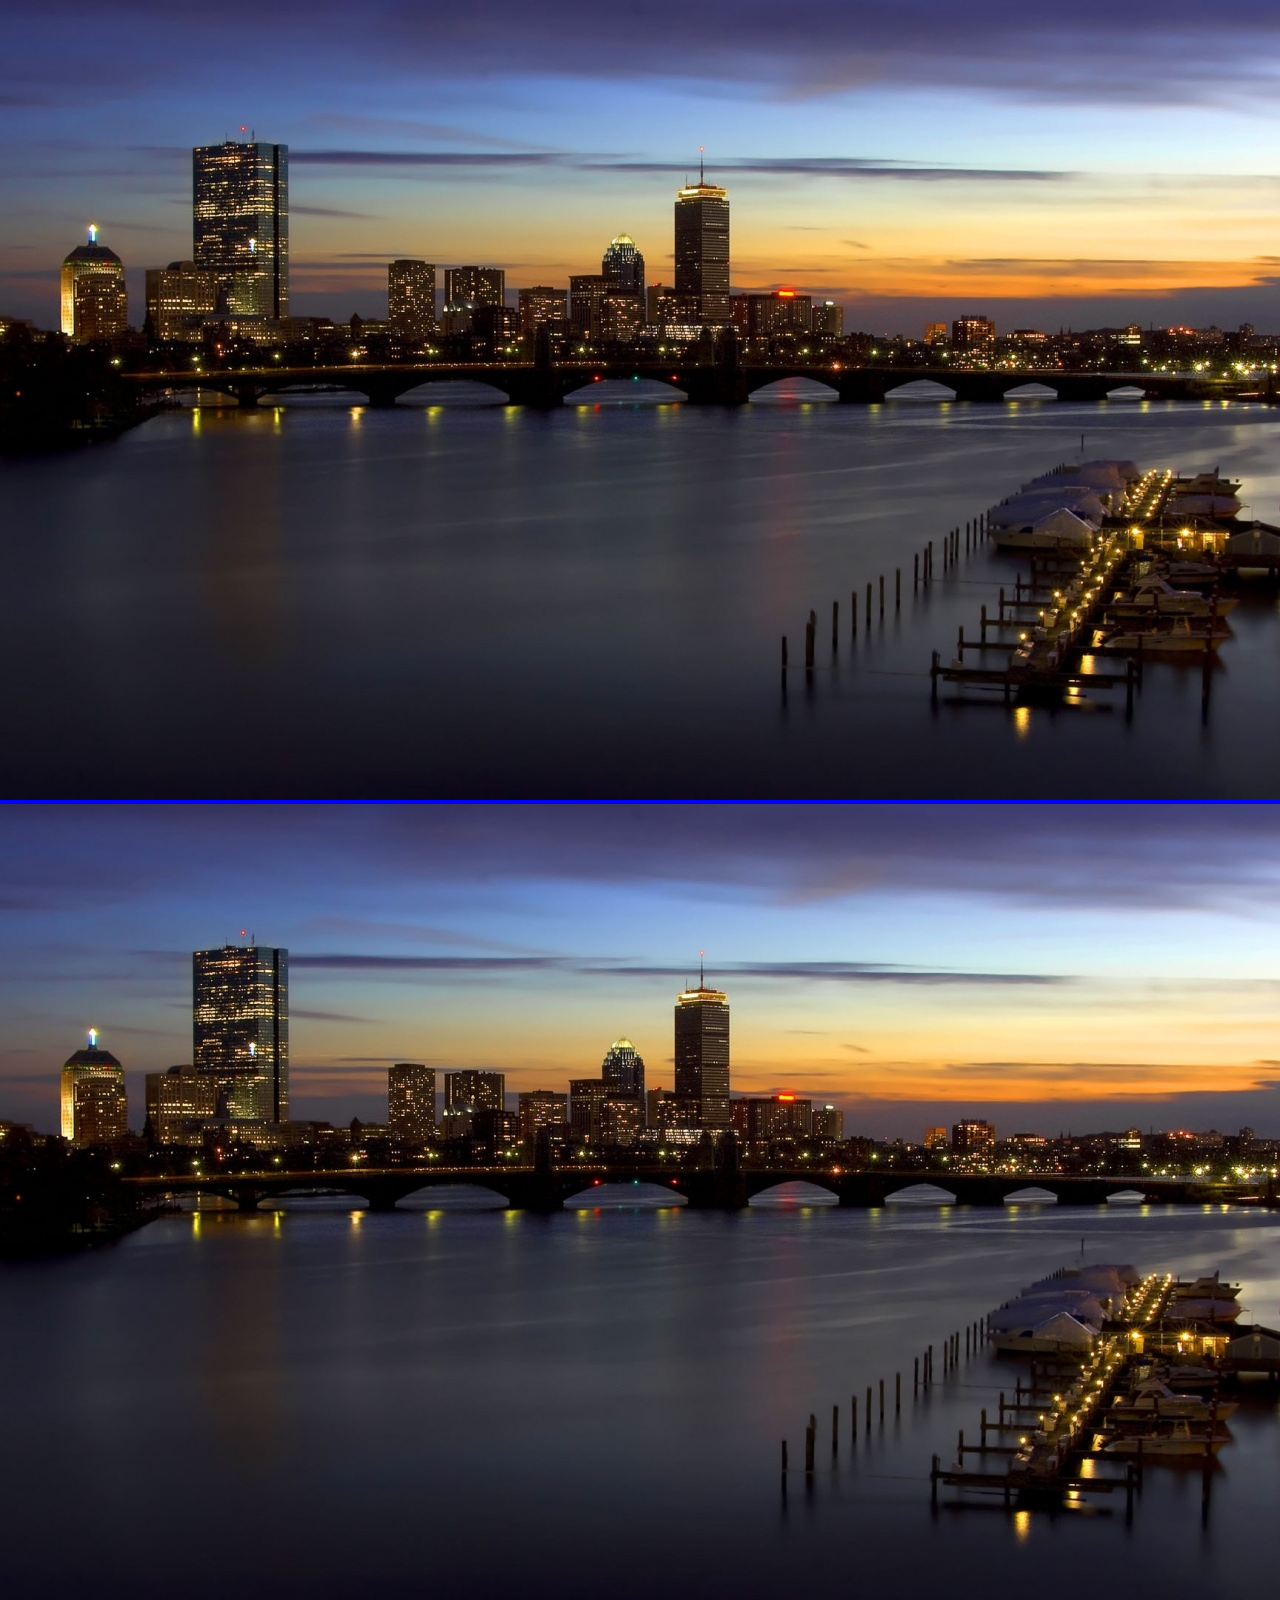
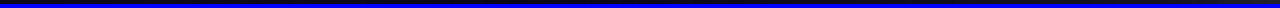
<file: CSS Layout Practice/index.html>
<!DOCTYPE html>

<!--Shell file with boiler-plate code -->

<html>
<head>
    <meta http-equiv="Content-type" content="text/html; charset=utf-8">
	<title>Canvas Shell 2-27-21</title> 
	<meta name="viewport" content="width=device-width, initial-scale=1"> 
	<link href="css/style.css" type="text/css" rel="stylesheet" />
    <link rel="preconnect" href="https://fonts.gstatic.com">
    <link href="https://fonts.googleapis.com/css2?family=Zen+Dots&display=swap" rel="stylesheet"> 
</head>

<body>
<div style="columns: 2">
    <img id="boston1" src = "./images/boston2.jpg">
    <img id="boston1" src = "./images/boston2.jpg">
</div>

<!--     <p>ndlqwdblqdw</p>
    <img id="boston1" src = "./images/boston2.jpg">
    <img id="boston2" src = "./images/boston2.jpg">

    <p>njwjjwjw</p>
    <script src="js/shellCanvas.js"></script> -->
</body>
</html>
</file>
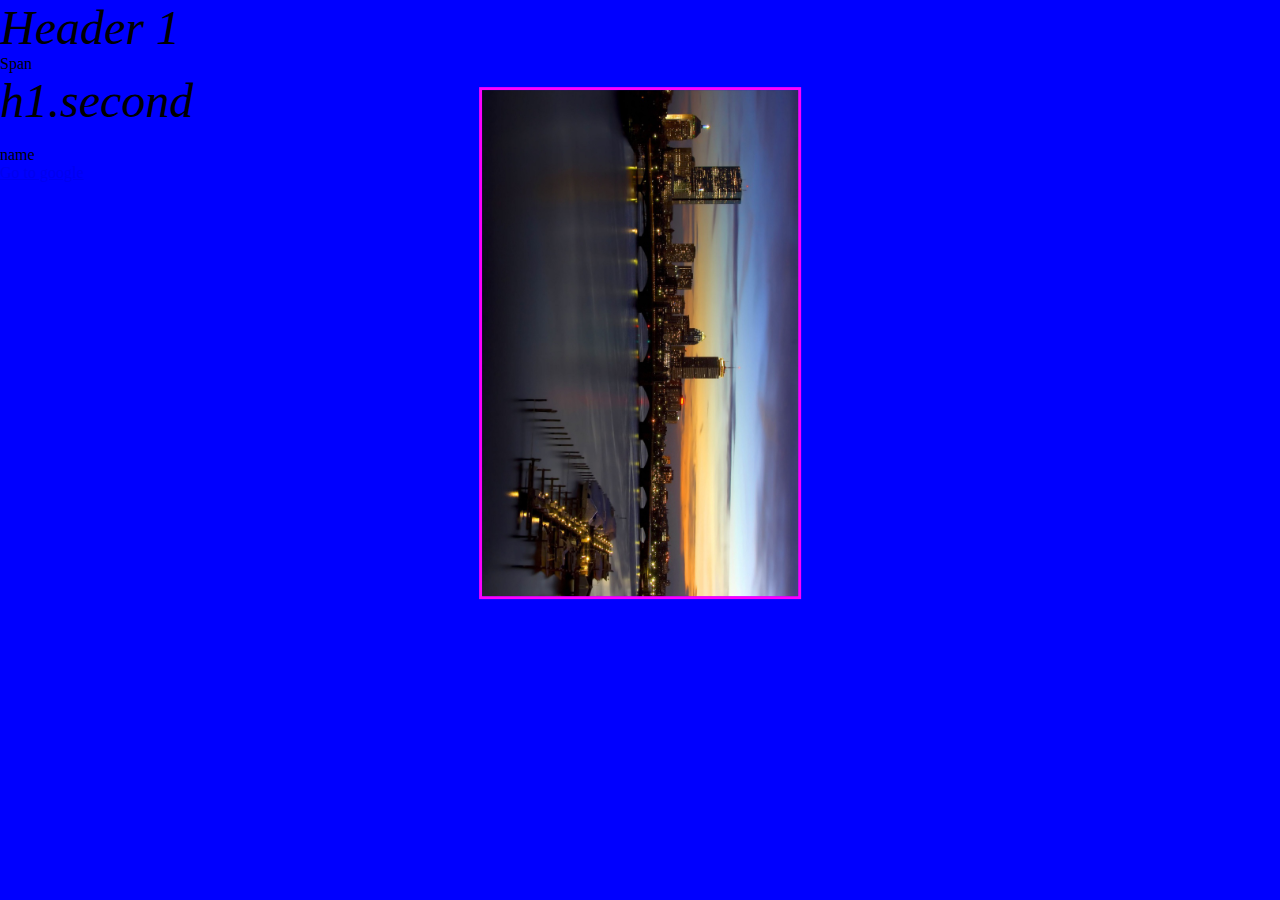
<file: CSS test/index.html>
<!DOCTYPE html>

<!--Shell file with boiler-plate code -->

<html>
<head>
    <meta http-equiv="Content-type" content="text/html; charset=utf-8">
	<title>Canvas Shell 2-27-21</title> 
	<meta name="viewport" content="width=device-width, initial-scale=1"> 
	<link href="css/style.css" type="text/css" rel="stylesheet" />
    <link rel="preconnect" href="https://fonts.gstatic.com">
    <link href="https://fonts.googleapis.com/css2?family=Zen+Dots&display=swap" rel="stylesheet"> 
</head>

<body>

    <h1>Header 1</h1>
    <span>Span</span>
    <br>
    <h1 class = "second">h1.second</h1>
    <br>
    <div id="name"> name</div>
    <a href="http://www.google.com" id="google-link">Go to google</a> 
    <br>
    <div id="image-container">
        <img id="boston" src = "./images/boston2.jpg">
    </div>

    <script src="js/shellCanvas.js"></script>
</body>
</html>
</file>
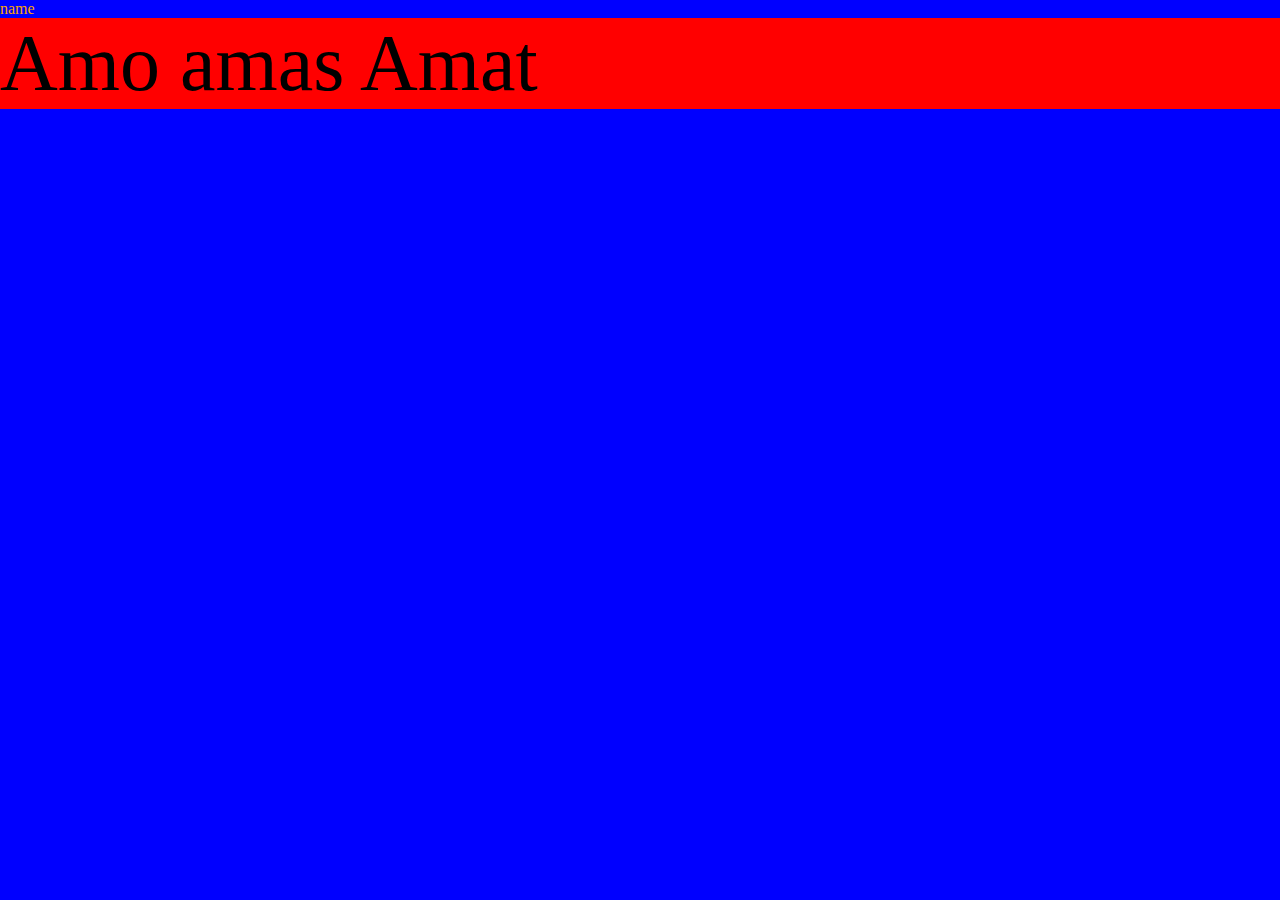
<file: CSS-JS Interaction/index.html>
<!DOCTYPE html>

<!--Shell file with boiler-plate code -->

<html>
<head>
    <meta http-equiv="Content-type" content="text/html; charset=utf-8">
	<title>Canvas Shell 2-27-21</title> 
	<meta name="viewport" content="width=device-width, initial-scale=1"> 
	<link href="css/style.css" type="text/css" rel="stylesheet" />
    <link rel="preconnect" href="https://fonts.gstatic.com">
    <link href="https://fonts.googleapis.com/css2?family=Zen+Dots&display=swap" rel="stylesheet"> 
</head>

<body>
    <div>name</div>
    <div>Amo amas Amat</div>

</body>
<script src="js/shellCanvas.js"></script>
</html>
</file>
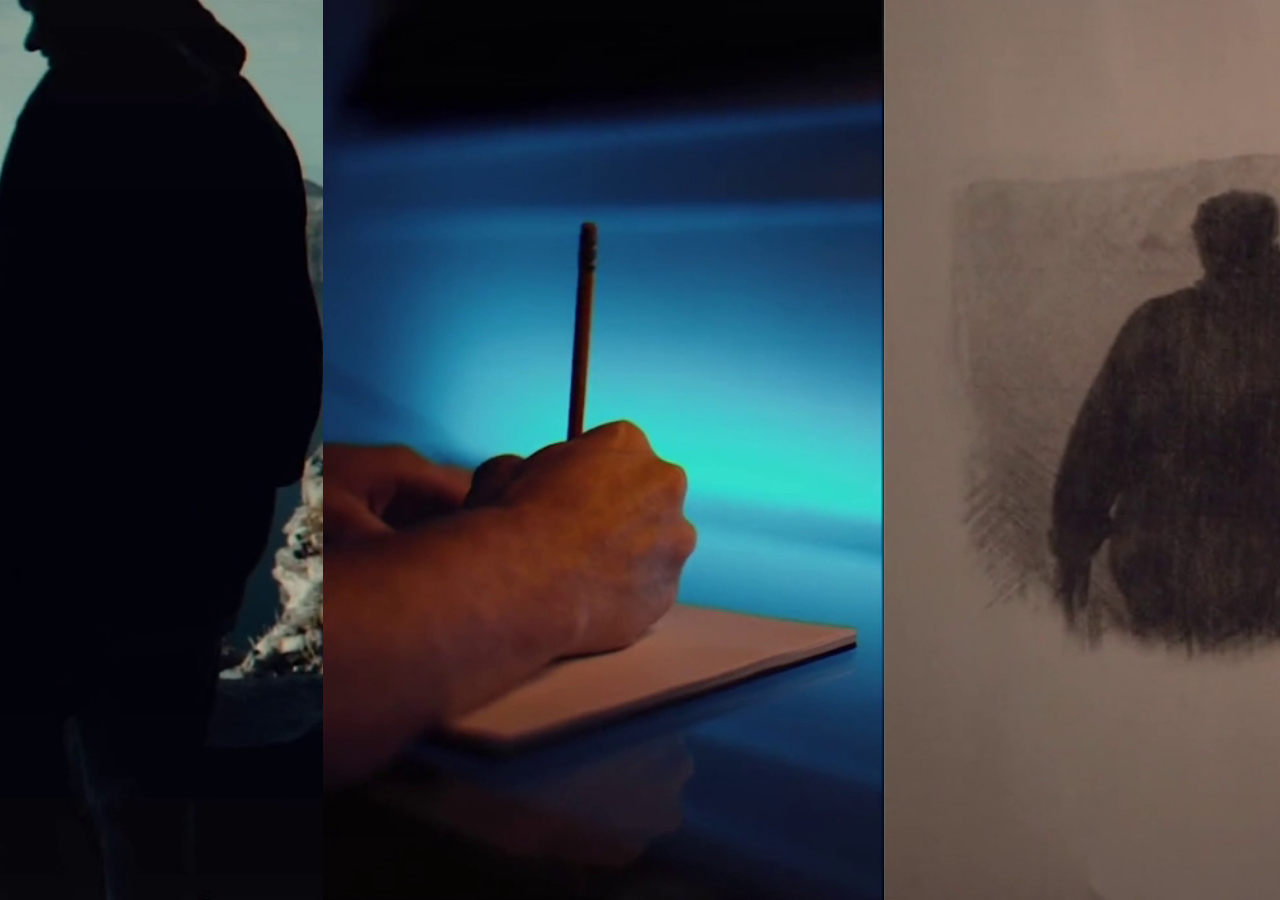
<file: Flex Practice/index.html>
<!DOCTYPE html>

<!--Shell file with boiler-plate code -->

<html>
<head>
    <meta http-equiv="Content-type" content="text/html; charset=utf-8">
	<title>Canvas Shell 2-27-21</title> 
	<meta name="viewport" content="width=device-width, initial-scale=1"> 
	<link href="css/style.css" type="text/css" rel="stylesheet" />
    <link rel="preconnect" href="https://fonts.gstatic.com">
    <link href="https://fonts.googleapis.com/css2?family=Zen+Dots&display=swap" rel="stylesheet"> 
</head>

<body>

<div class="flex-container">
    <img src="./images/image1.png">
    <img src="./images/image2.png">
    <img src="./images/image3.png">
</div>

</body>
</html>
</file>
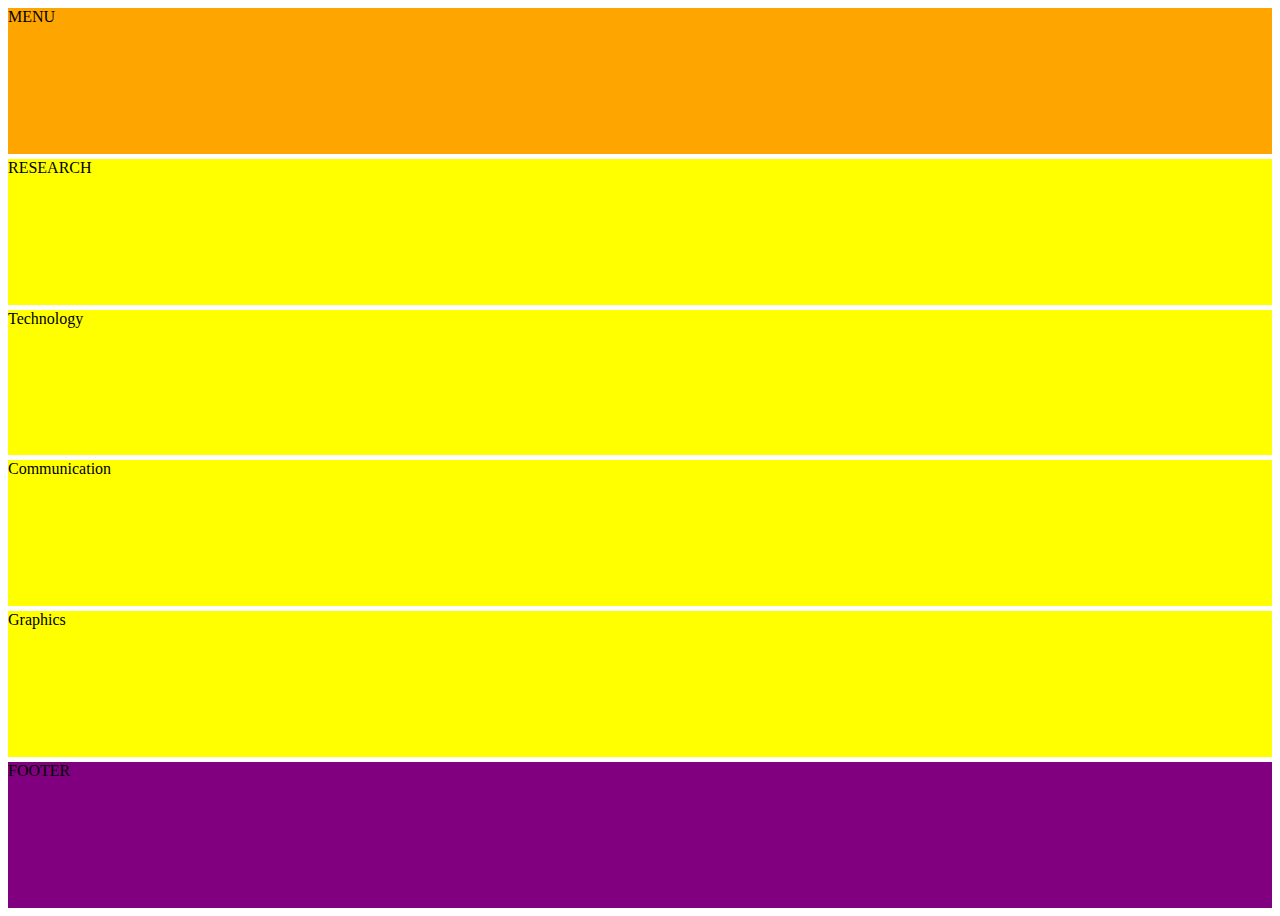
<file: My Home Page grid/index.html>
<!DOCTYPE html>

<!--Shell file with boiler-plate code -->

<html>
<head>
	<title>About Me Jason A Williams PhD</title> 
    <meta name="keywords" content="Jason Williams Web Development CSS Javascript HTML Psychology Cognitive Science Attention Eye Movements">
    <meta http-equiv="Content-type" content="text/html; charset=utf-8">
	<meta name="viewport" content="width=device-width, initial-scale=1"> 
	<link href="css/style.css" type="text/css" rel="stylesheet" />
    <link rel="preconnect" href="https://fonts.gstatic.com">
    <link href="https://fonts.googleapis.com/css2?family=Zen+Dots&display=swap" rel="stylesheet"> 
</head>

<body>
    <div class="container">
        <div class='menu' style=background-color:orange;>MENU</div>
        <div class='research' style=background-color:yellow;>RESEARCH</div>
        <div class='technology' style=background-color:yellow;>Technology</div>
        <div class='communication' style=background-color:yellow;>Communication</div>
        <div class='graphics' style=background-color:yellow;>Graphics</div>
        <div class='footer' style=background-color:purple;>FOOTER</div>        
    </div>

    <!-- <script src="js/shellCanvas.js"></script> -->
</body>
</html>
</file>
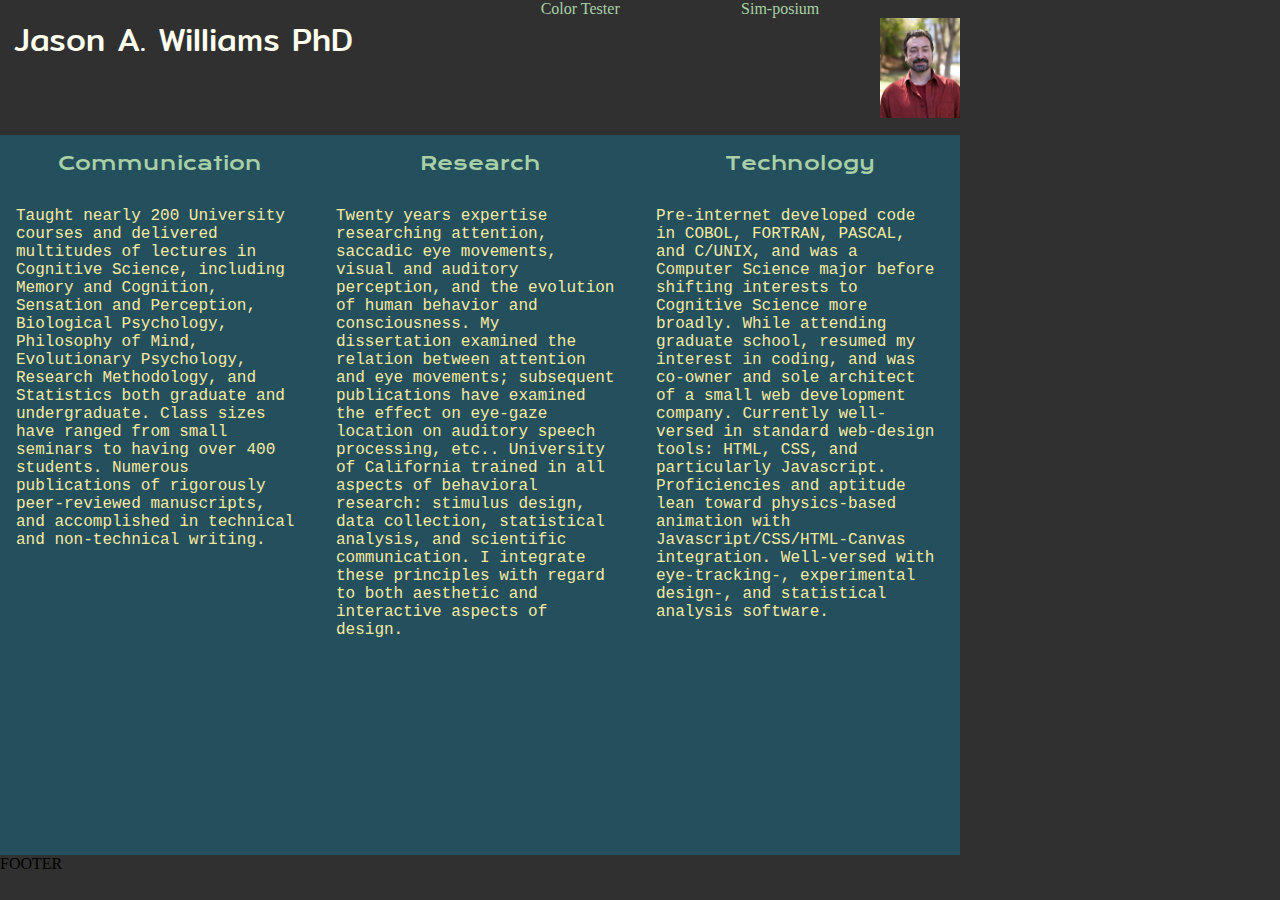
<file: My HP grid  AreaGrid/index.html>
<!DOCTYPE html>

<html>
<head>
	<title>DrFreudjr/Jason A Williams PhD</title> 
    <meta name="keywords" content="DrFreudjr Jason Williams Web Development CSS Javascript HTML Psychology Cognitive Science Attention Eye Movements HTML-Canvas Artists">
    <meta name="description" content="Jason A. Williams">
    <meta http-equiv="Content-type" content="text/html; charset=utf-8">
	<meta name="viewport" content="width=device-width, initial-scale=1"> 
	<link href="css/style.css" type="text/css" rel="stylesheet" />

    <link rel="preconnect" href="https://fonts.gstatic.com">
    <link href="https://fonts.googleapis.com/css2?family=Zen+Dots&display=swap" rel="stylesheet"> 
    <link href="https://fonts.googleapis.com/css2?family=Krona+One&display=swap" rel="stylesheet"> 
    <link href="https://fonts.googleapis.com/css2?family=Mitr&display=swap" rel="stylesheet">
</head>

<body>
    <div class="grid-container">
        <span class='name'>Jason A. Williams PhD</span>
        <!-- <img class='photo' src="./images/me.jpg"> -->
        <span class='photo'></span>
        <nav class='menu' style="text-align: center">
                <div class='link'>Color Tester</div>
                <div class='link'>Sim-posium</div>            
        </nav>
        <div class='research column'>
            <div>Research</div>
            <p>Twenty years expertise researching attention, saccadic eye movements, visual and auditory perception, and the evolution of human behavior and consciousness. My dissertation examined the relation between attention and eye movements; subsequent publications have examined the effect on eye-gaze location on auditory speech processing, etc.. University of California trained in all aspects of behavioral research: stimulus design, data collection, statistical analysis, and scientific communication. I integrate these principles with regard to both aesthetic and interactive aspects of design. </p>
        </div>

        <div class='technology column'>
            <div>Technology</div>
            <p>Pre-internet developed code in COBOL, FORTRAN, PASCAL, and C/UNIX, and was a Computer Science major before shifting interests to Cognitive Science more broadly. While attending graduate school, resumed my interest in coding, and was co-owner and sole architect of a small web development company. Currently well-versed in standard web-design tools: HTML, CSS, and particularly Javascript. Proficiencies and aptitude lean toward physics-based animation with Javascript/CSS/HTML-Canvas integration. Well-versed with eye-tracking-, experimental design-, and statistical analysis software.</p>
        </div>

        <div class='communication column'>
            <div>Communication</div>
            <p>Taught nearly 200 University courses and delivered multitudes of lectures in Cognitive Science, including Memory and Cognition, Sensation and Perception, Biological Psychology, Philosophy of Mind, Evolutionary Psychology, Research Methodology, and Statistics both graduate and undergraduate. Class sizes have ranged from small seminars to having over 400 students. Numerous publications of rigorously peer-reviewed manuscripts, and accomplished in technical and non-technical writing.</p>
        </div>

        <div class='graphics column'>
            <canvas id="canvas"></canvas>
        </div>

        <div class='footer'>
            <div>FOOTER</div>
        </div>        
    </div>

    <script src="js/shellCanvas.js"></script>
</body>
</html>
</file>
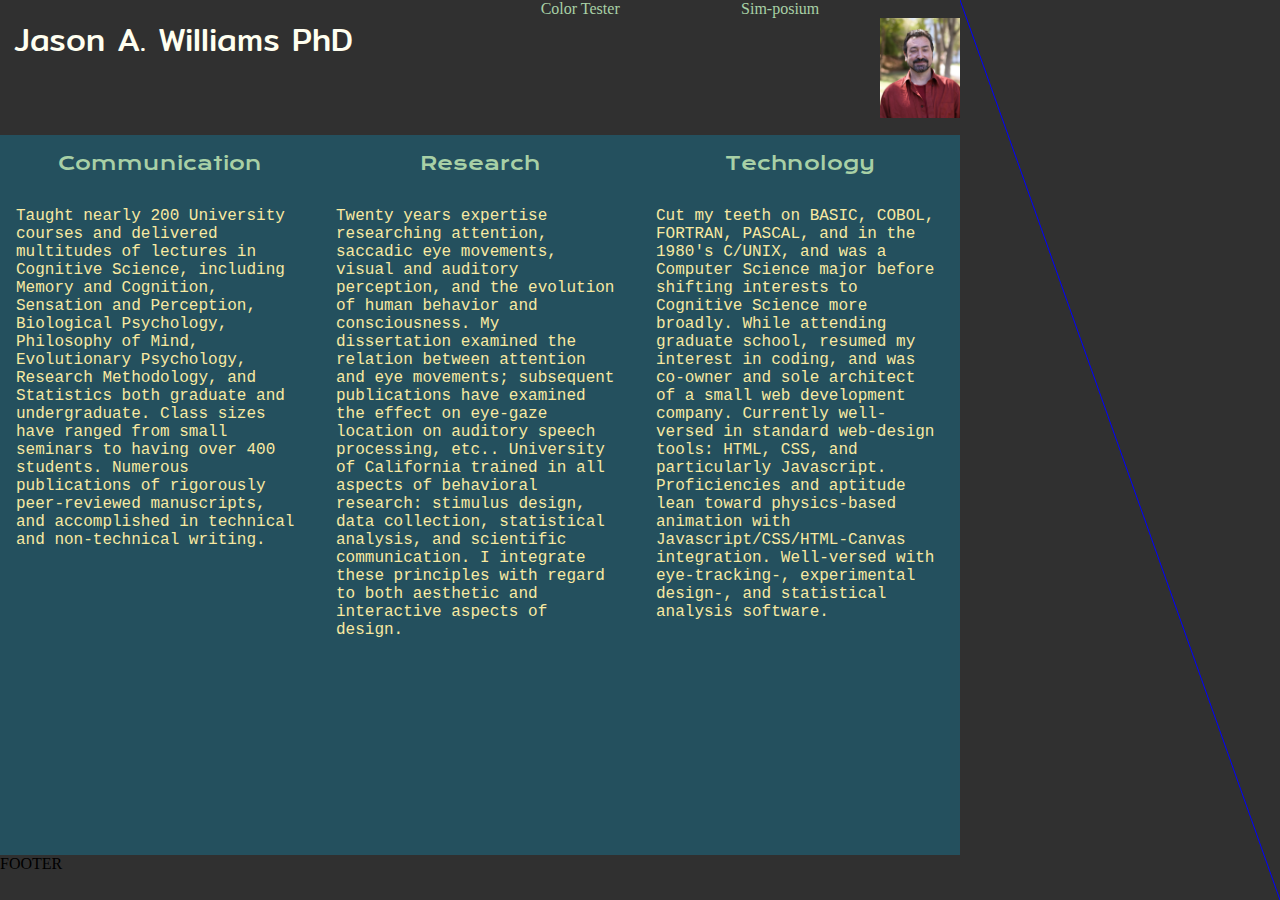
<file: My HP grid Area Grid Backup/index.html>
<!DOCTYPE html>

<html>
<head>
	<title>DrFreudjr/Jason A Williams PhD</title> 
    <meta name="keywords" content="DrFreudjr Jason Williams Web Development CSS Javascript HTML Psychology Cognitive Science Attention Eye Movements HTML-Canvas Artists">
    <meta name="description" content="Jason A. Williams">
    <meta http-equiv="Content-type" content="text/html; charset=utf-8">
	<meta name="viewport" content="width=device-width, initial-scale=1"> 
	<link href="css/style.css" type="text/css" rel="stylesheet" />

    <link rel="preconnect" href="https://fonts.gstatic.com">
    <link href="https://fonts.googleapis.com/css2?family=Zen+Dots&display=swap" rel="stylesheet"> 
    <link href="https://fonts.googleapis.com/css2?family=Krona+One&display=swap" rel="stylesheet"> 
    <link href="https://fonts.googleapis.com/css2?family=Mitr&display=swap" rel="stylesheet">
</head>

<body>
    <div class="grid-container">
        <span class='name'>Jason A. Williams PhD</span>
        <!-- <img class='photo' src="./images/me.jpg"> -->
        <span class='photo'></span>
        <nav class='menu' style="text-align: center">
                <div class='link'>Color Tester</div>
                <div class='link'>Sim-posium</div>            
        </nav>
        <div class='research column'>
            <div>Research</div>
            <p>Twenty years expertise researching attention, saccadic eye movements, visual and auditory perception, and the evolution of human behavior and consciousness. My dissertation examined the relation between attention and eye movements; subsequent publications have examined the effect on eye-gaze location on auditory speech processing, etc.. University of California trained in all aspects of behavioral research: stimulus design, data collection, statistical analysis, and scientific communication. I integrate these principles with regard to both aesthetic and interactive aspects of design. </p>
        </div>

        <div class='technology column'>
            <div>Technology</div>
            <p>Cut my teeth on BASIC, COBOL, FORTRAN, PASCAL, and in the 1980's C/UNIX, and was a Computer Science major before shifting interests to Cognitive Science more broadly. While attending graduate school, resumed my interest in coding, and was co-owner and sole architect of a small web development company. Currently well-versed in standard web-design tools: HTML, CSS, and particularly Javascript. Proficiencies and aptitude lean toward physics-based animation with Javascript/CSS/HTML-Canvas integration. Well-versed with eye-tracking-, experimental design-, and statistical analysis software.</p>
        </div>

        <div class='communication column'>
            <div>Communication</div>
            <p>Taught nearly 200 University courses and delivered multitudes of lectures in Cognitive Science, including Memory and Cognition, Sensation and Perception, Biological Psychology, Philosophy of Mind, Evolutionary Psychology, Research Methodology, and Statistics both graduate and undergraduate. Class sizes have ranged from small seminars to having over 400 students. Numerous publications of rigorously peer-reviewed manuscripts, and accomplished in technical and non-technical writing.</p>
        </div>

        <div class='graphics column'>
            <canvas id="canvas"></canvas>
        </div>

        <div class='footer'>
            <div>FOOTER</div>
        </div>        
    </div>

    <script src="js/shellCanvas.js"></script>
</body>
</html>
</file>
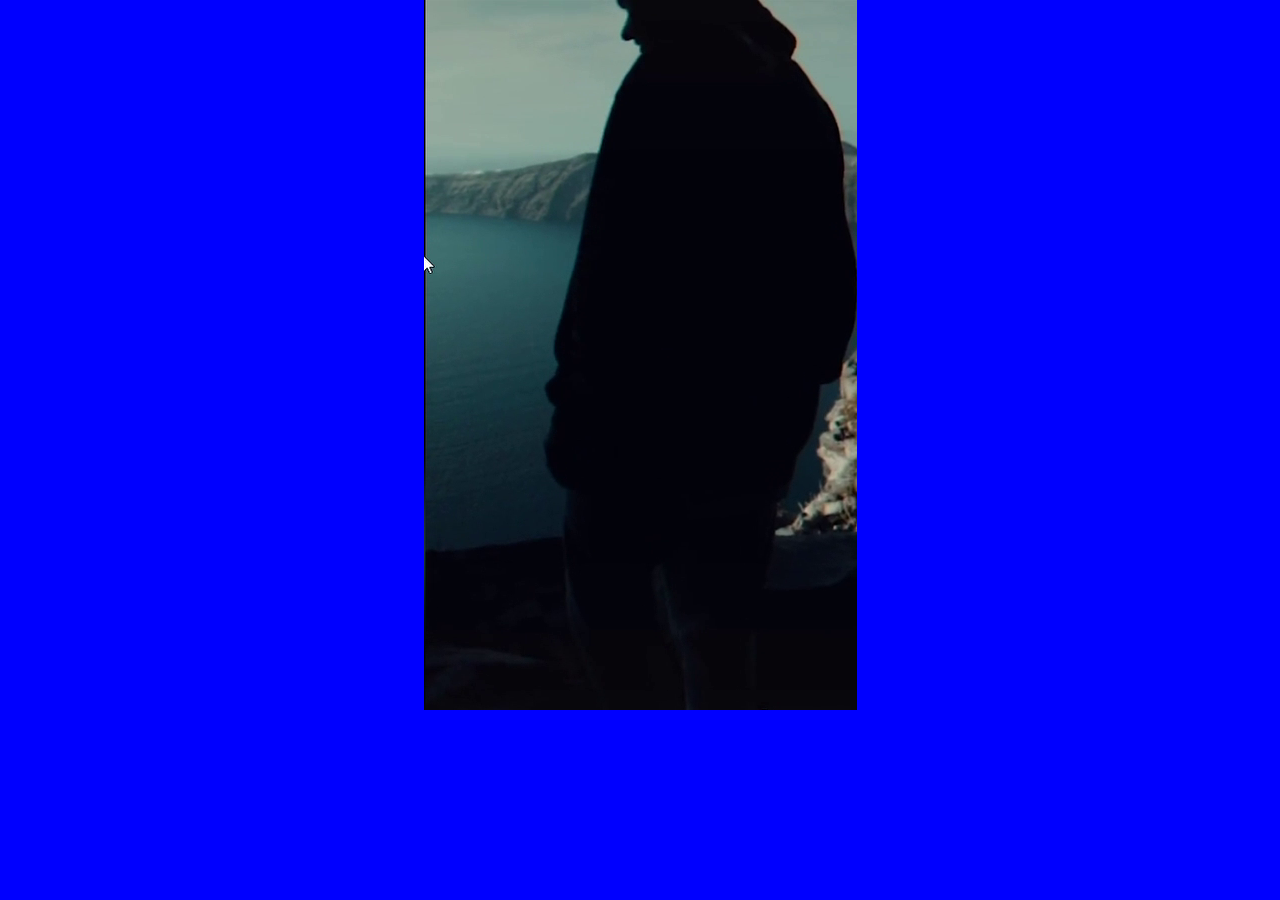
<file: Slider Practice/index.html>
<!DOCTYPE html>

<!--Shell file with boiler-plate code -->

<html>
<head>
    <meta http-equiv="Content-type" content="text/html; charset=utf-8">
	<title>Translate Practice 4-26-21</title> 
	<meta name="viewport" content="width=device-width, initial-scale=1"> 
	<link href="css/style.css" type="text/css" rel="stylesheet" />
    <link rel="preconnect" href="https://fonts.gstatic.com">
    <link href="https://fonts.googleapis.com/css2?family=Zen+Dots&display=swap" rel="stylesheet"> 
</head>

<body>
    <div style = "display:flex" id="film-strip">
        <img id="image1" src = "./images/image1.png">
    </div>

    <script src="js/shellCanvas.js"></script>
</body>
</html>
</file>
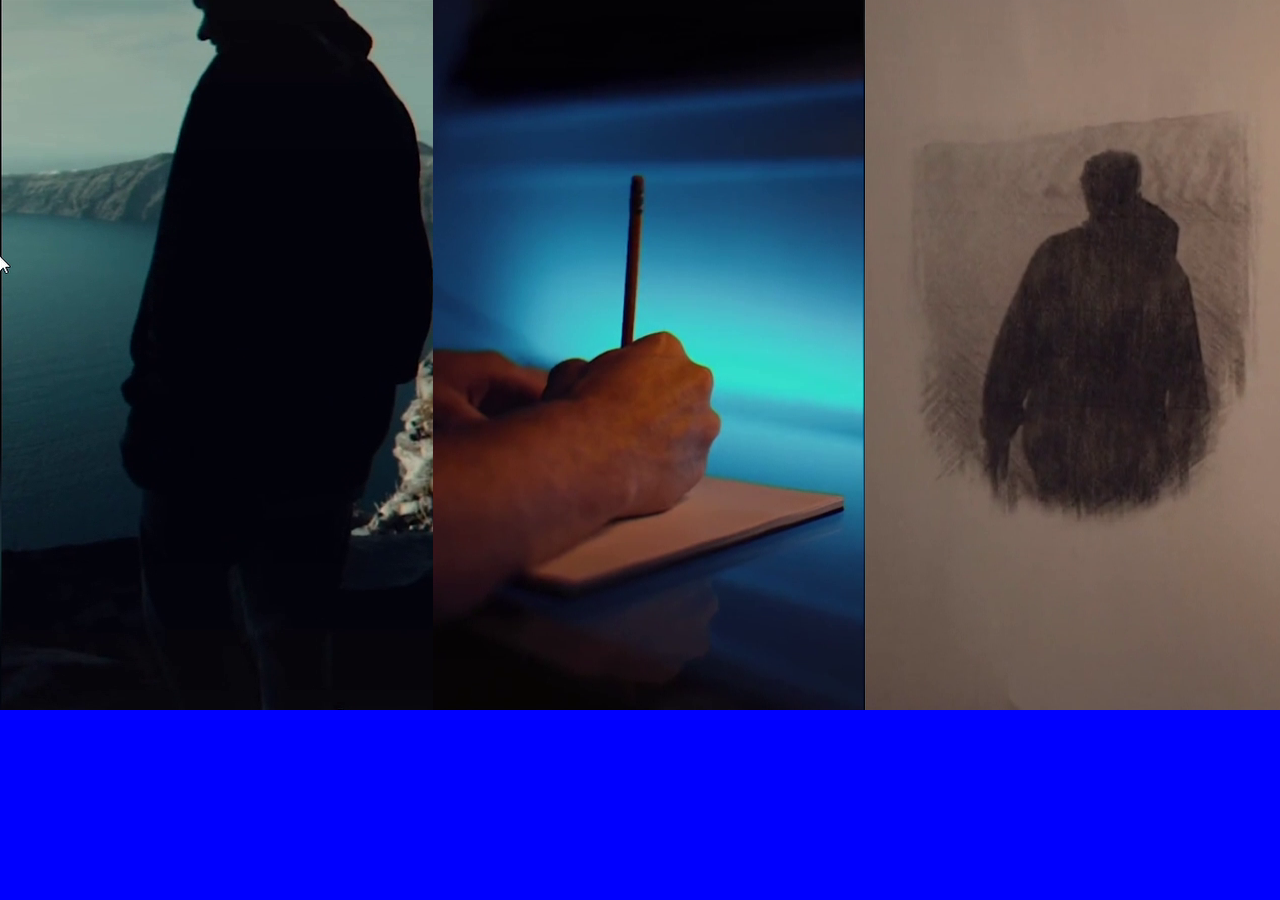
<file: Translate Practice/index.html>
<!DOCTYPE html>

<!--Shell file with boiler-plate code -->

<html>
<head>
    <meta http-equiv="Content-type" content="text/html; charset=utf-8">
	<title>Translate Practice 4-26-21</title> 
	<meta name="viewport" content="width=device-width, initial-scale=1"> 
	<link href="css/style.css" type="text/css" rel="stylesheet" />
    <link rel="preconnect" href="https://fonts.gstatic.com">
    <link href="https://fonts.googleapis.com/css2?family=Zen+Dots&display=swap" rel="stylesheet"> 
</head>

<body>
    <div style = "display:flex" id="film-strip">
        <img id="image1" src = "./images/image1.png">
        <img id="image2" src = "./images/image2.png">
        <img id="image3" src = "./images/image3.png">
        <img id="image4" src = "./images/image4.png">
    </div>

    <script src="js/shellCanvas.js"></script>
</body>
</html>
</file>
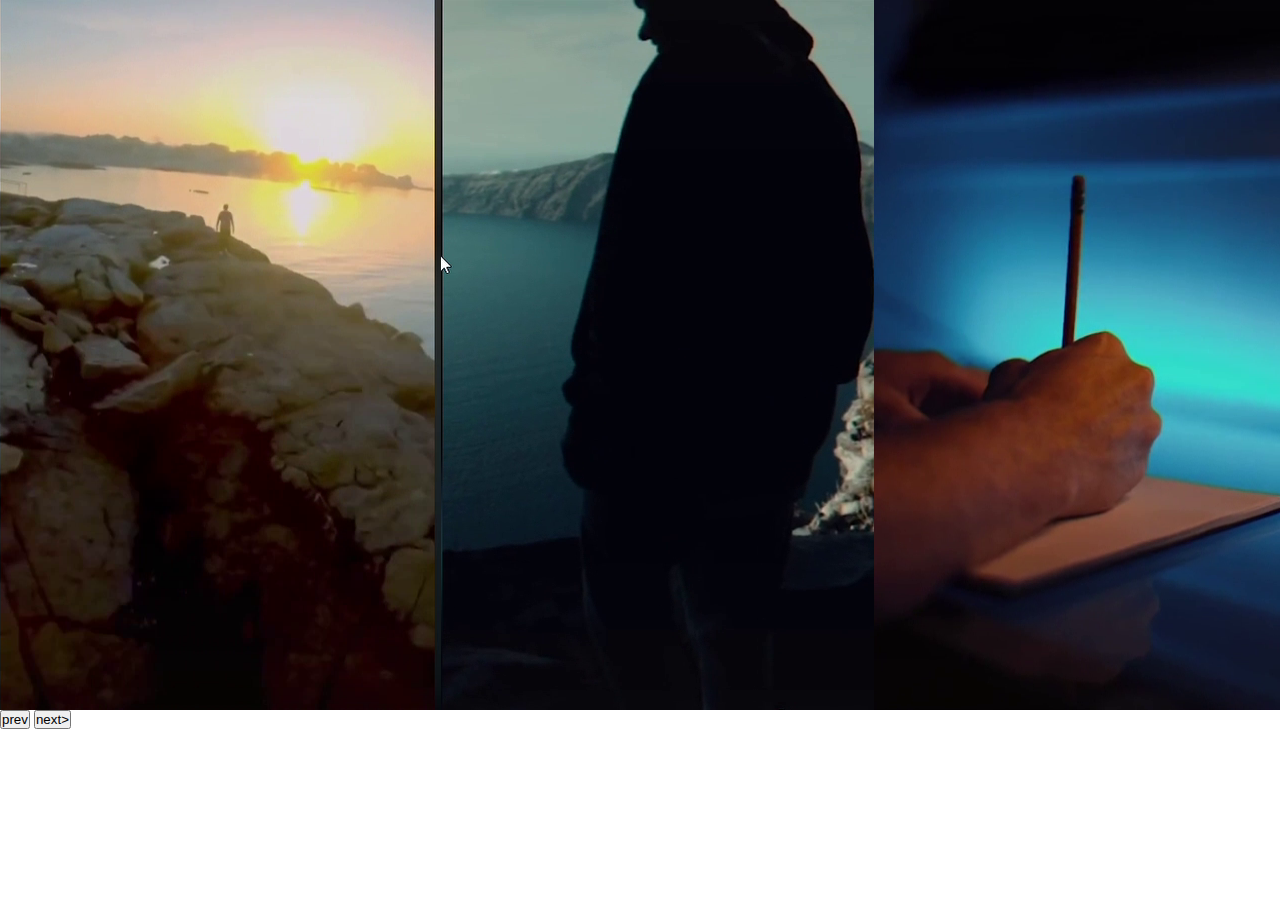
<file: Tri-picture Project/Flex version/index.html>
<!DOCTYPE html>

<!--Shell file with boiler-plate code -->

<html>
<head>
    <meta http-equiv="Content-type" content="text/html; charset=utf-8">
	<title>Canvas Shell 2-27-21</title> 
	<meta name="viewport" content="width=device-width, initial-scale=1"> 
	<link href="css/style.css" type="text/css" rel="stylesheet" />
    <link rel="preconnect" href="https://fonts.gstatic.com">
    <link href="https://fonts.googleapis.com/css2?family=Zen+Dots&display=swap" rel="stylesheet"> 
</head>

<body>

<div class="carousel-container">
    <div class="carousel-slide">
        <img id="lastClone" src="./images/image4.png">
        <img src="./images/image1.png">
        <img src="./images/image2.png">
        <img src="./images/image3.png">
        <img src="./images/image4.png">
        <img id="firstClone" src="./images/image1.png">
    </div>
</div>

<button id = "prevBtn">prev</button>
<button id = "nextBtn">next></button>


    <script src="js/shellCanvas.js"></script>
</body>
</html>
</file>
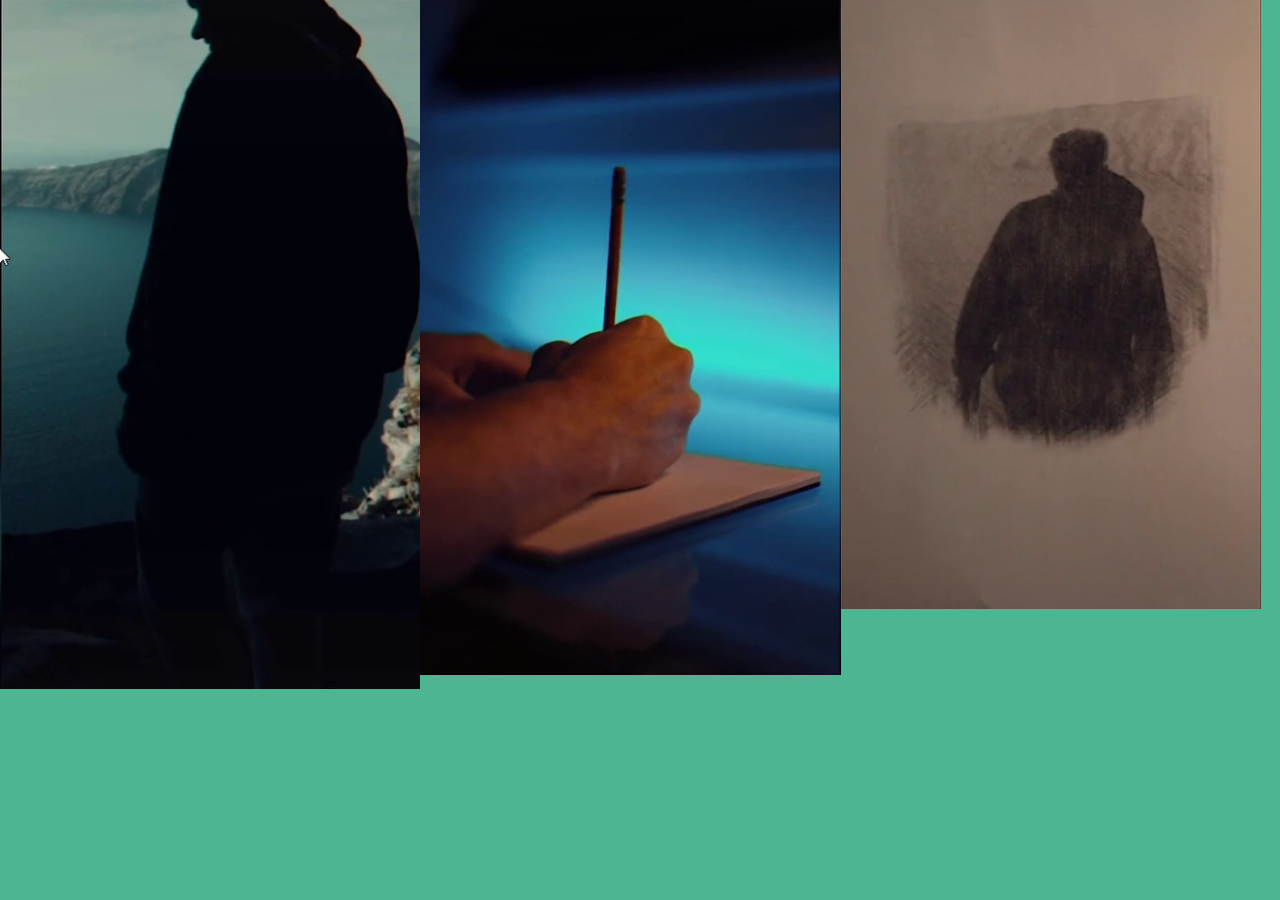
<file: Tri-picture Project/Float version/index.html>
<!DOCTYPE html>

<!--Shell file with boiler-plate code -->

<html>
<head>
    <meta http-equiv="Content-type" content="text/html; charset=utf-8">
	<title>Canvas Shell 2-27-21</title> 
	<meta name="viewport" content="width=device-width, initial-scale=1"> 
	<link href="css/style.css" type="text/css" rel="stylesheet" />
    <link rel="preconnect" href="https://fonts.gstatic.com">
    <link href="https://fonts.googleapis.com/css2?family=Zen+Dots&display=swap" rel="stylesheet"> 
</head>

<body>
    <img id = "image1" src= "./images/image1.png">
    <img id = "image2" src= "./images/image2.png">
    <img id = "image3" src= "./images/image3.png">
</body>
</html>
</file>
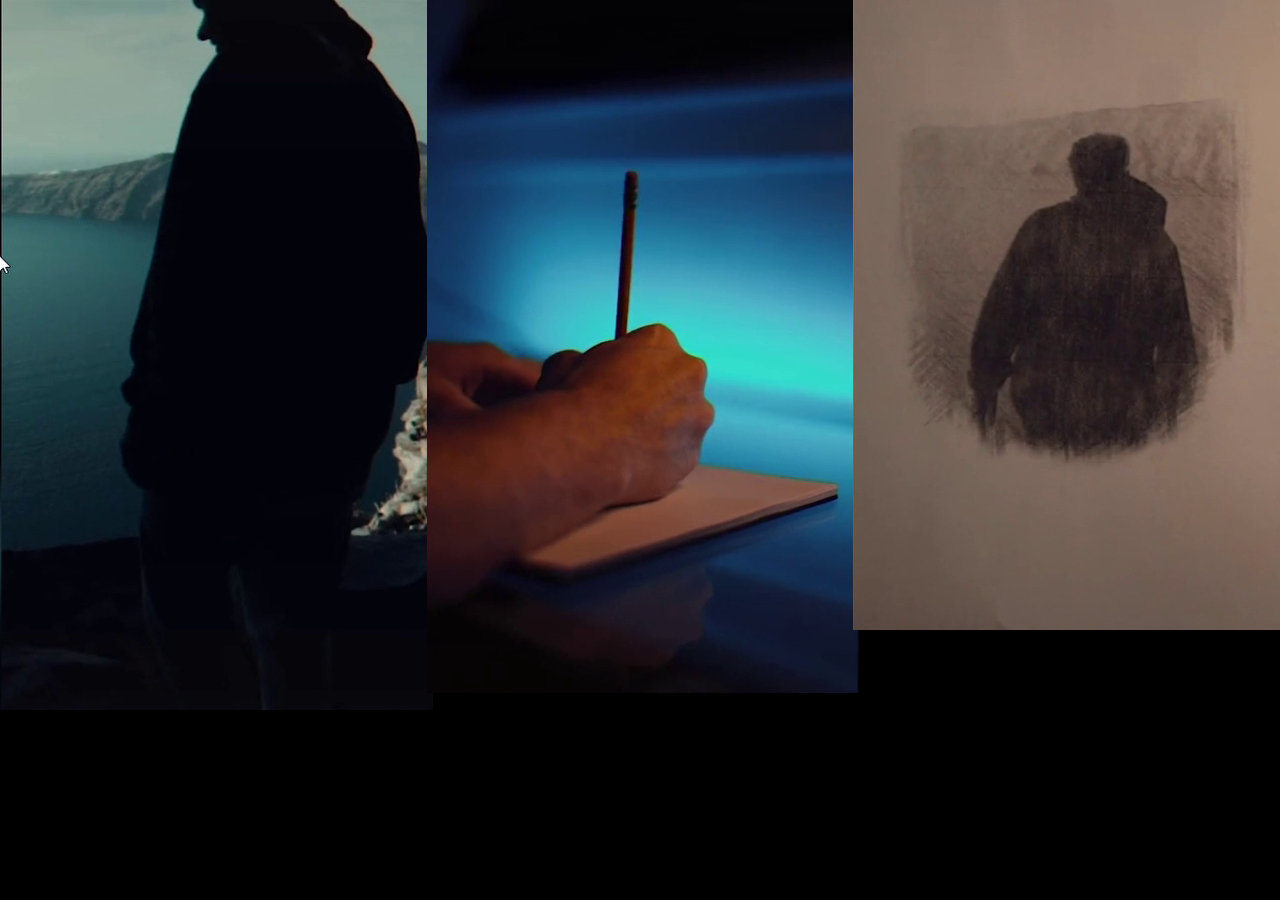
<file: Tri-picture Project/Grid Version/index.html>
<!DOCTYPE html>

<!--Shell file with boiler-plate code -->

<html>
<head>
    <meta http-equiv="Content-type" content="text/html; charset=utf-8">
	<title>Canvas Shell 2-27-21</title> 
	<meta name="viewport" content="width=device-width, initial-scale=1"> 
	<link href="css/style.css" type="text/css" rel="stylesheet" />
    <link rel="preconnect" href="https://fonts.gstatic.com">
    <link href="https://fonts.googleapis.com/css2?family=Zen+Dots&display=swap" rel="stylesheet"> 
</head>

<body>

<div class = "container">
    <img id = "image1" src= "./images/image1.png">
    <img id = "image2" src= "./images/image2.png">
    <img id = "image3" src= "./images/image3.png">
</div>

</body>
</html>
</file>
<file: CSS Layout Practice/css/style.css>
/* Shell CSS file */

html {
    box-sizing: border-box;
}

*, *:before, *:after {
    box-sizing: inherit;
}

* { margin: 0px;
    padding: 0px;
    box-sizing:border-box; 
    /*now width/height sets box and margin is inside*/
}

:root {
    --primary-color: blue;
    /*--primary-idiot: 'me';*/
}

body{
    background-color: var(--primary-color, blue);
}

/*img{
    border: 3px solid magenta;
    width: 40%;
    float:left;
}
*/
</file>
<file: CSS test/css/style.css>
/* Shell CSS file */

* { margin: 0px;
    padding: 0px;
    box-sizing:border-box; 
    /*now width/height sets box and margin is inside*/
}

:root {
    --primary-color: blue;
    /*--primary-idiot: 'me';*/
}

body{
    background-color: var(--primary-color, blue);
}

h1 {
    font-size: 3em;
    font-weight: 400;
    font-style: oblique;
    font-family: "Georgia", serif;
}

/*h1.second{
    padding: 50px;
    color: steelblue;
    font-size: 4em;
    text-align: center;
    font-style: normal;
    font-family: "Zen Dots", sans-serif;
}

h1.second:hover {
    transition: 5000ms;
    color: yellow;
}*/

/*#name{
    color: var(--primary-color);
    font-size: 2em;
    font-family: "Arial", sans-serif;
    border: 10px solid grey;
    animation-name: example;
    animation-delay: 1000ms;
    animation-duration: 2s;
    animation-iteration-count: infinite;
    animation-direction: alternate;
    animation-timing-function: ease-in;
}*/

#image-container{
    transform: translateX(-100px);
    transform: translateY(-100px);
    transform: scale(.5);
    transform: rotateZ(10deg);
}

#boston {
    display:block;
    border: 3px solid magenta;
    width: 40%;
    margin-left: auto;
    margin-right: auto;
    transform: rotateZ(80deg)
}

@keyframes example {
    from {}
    to {transform: translateX(-100px)}
}
</file>
<file: CSS-JS Interaction/css/style.css>
/* Shell CSS file */

* { margin: 0px;
    padding: 0px;
    box-sizing:border-box; 
    /*now width/height sets box and margin is inside*/
}

:root {
    --primary-color: blue;
    /*--primary-idiot: 'me';*/
}

body{
    background-color: var(--primary-color, blue);
}

#name {
    margin-left: auto;
    margin-right: auto;
    background-color: yellow;

    width: 30%;
    font-size: 3em;
    text-align: center;
}
</file>
<file: Flex Practice/css/style.css>
/* Shell CSS file */

* { margin: 0px;
    padding: 0px;
}

body{
    background-color: black;
}

.flex-container {
    display: flex;
    background-color: black;
    height: 100vh;
    flex-direction: row;
    justify-content: center;
}

.flex-container > img {
    background-color: red;

}
</file>
<file: My Home Page grid/css/style.css>
/* Shell CSS file */

/*html {
    box-sizing: border-box;
    margin: 0px;
    padding: 0px;
}

*, *:before, *:after {
    box-sizing: inherit;
    margin: inherit;
    padding:inherit;
}*/

:root {
    --primary-color: white;
}

body{
    background-color: var(--primary-color, white);
}

.container {
    height: 100vh; /* sets the container from default */
    display:grid;
    grid-gap:5px;
    grid-auto-rows: auto;


}

.menu {
}

.research {

}

.technology {

}

.communication {
}

.graphics {
}

.footer {
}
</file>
<file: My HP grid  AreaGrid/css/style.css>
/*---Boiler Plate----*/

html {
    box-sizing: border-box;
    margin: 0px;
    padding: 0px;
}

*, *:before, *:after {
    box-sizing: inherit;
    margin: inherit;
    padding:inherit;
}

/*----------Layout----------*/

.grid-container {
    height: 100vh; /* set the container to full-size */
    display:grid;
    /*grid-gap:1px;*/
    grid-template-columns: repeat(16, 1fr);
    grid-template-rows: 15% auto 5%;
}

.name {grid-area: n;}
.menu {grid-area: m;}
.photo {grid-area: p;}
.space {grid-area: s;}
.research {grid-area: r;}
.technology {grid-area: t;}
.communication {grid-area: c;}
.graphics {grid-area: g;}
.footer {grid-area: f;}

.name {
    padding: 3%;
    /*border: 1px solid white;*/
}

.menu {
    display:flex;
    /*border: 1px solid white;*/
    justify-content: space-around;
}

.photo {
    background-image: url(me.jpg);
    background-size: contain;
    background-repeat: no-repeat;
    background-position: center right;
}

.graphics {
    position: relative;
}

.link {

}

/*----------Style----------*/

:root {
    --color-a: #F8E9A1;
    --color-b: #A8D0A6;
    --color-c: #999999;
    --color-d: #24505E;
    --color-e: #303030;
}

.body {
    background-color:var(--color-e);   
}

.name {
    background-color:var(--color-e);
    color:ivory;
    font-size: 2.5vw;
    font-family: "Mitr";
}

.menu {
    background-color:var(--color-e);
    color:var(--color-b);
}

.header {
}

.photo {
    background-color:var(--color-e);
}

.column > div {             /* column titles */
    text-align: center;
    margin: 5%;
    font-size: 1.5vw;
    font-family: "Krona One";
    color:var(--color-b);
}

.column > p {               /* column text */
    color:var(--color-a);
    text-align: left;
    padding: 5%;
    font-family: "Courier"
}
.research {
    background-color:var(--color-d);
}
.technology {
    background-color:var(--color-d);
}
.communication {
    background-color:var(--color-d);
}
.graphics {
    background-color:var(--color-e);
    margin: 0px;
    padding: 0px;
    /*border: 1px solid white;*/
}

.graphics > img {

}

.footer {
    background-color:var(--color-e);
}
canvas {
    position: absolute;
    height: 100%;
    width: 100%;
}
/*------------Graphics Pane-------------*/
</file>
<file: My HP grid Area Grid Backup/css/style.css>
/*---Boiler Plate----*/

html {
    box-sizing: border-box;
    margin: 0px;
    padding: 0px;
}

*, *:before, *:after {
    box-sizing: inherit;
    margin: inherit;
    padding:inherit;
}

/*----------Layout----------*/

.grid-container {
    height: 100vh; /* set the container to full-size */
    display:grid;
    /*grid-gap:1px;*/
    grid-template-columns: repeat(16, 1fr);
    grid-template-rows: 15% auto 5%;
}

.name {grid-area: n;}
.menu {grid-area: m;}
.photo {grid-area: p;}
.space {grid-area: s;}
.research {grid-area: r;}
.technology {grid-area: t;}
.communication {grid-area: c;}
.graphics {grid-area: g;}
.footer {grid-area: f;}

.name {
    padding: 3%;
    /*border: 1px solid white;*/
}

.menu {
    display:flex;
    /*border: 1px solid white;*/
    justify-content: space-around;
}

.photo {
    background-image: url(me.jpg);
    background-size: contain;
    background-repeat: no-repeat;
    background-position: center right;
}

.graphics {
    position: relative;
}

.link {

}

/*----------Style----------*/

:root {
    --color-a: #F8E9A1;
    --color-b: #A8D0A6;
    --color-c: #999999;
    --color-d: #24505E;
    --color-e: #303030;
}

.body {
    background-color:var(--color-e);   
}

.name {
    background-color:var(--color-e);
    color:ivory;
    font-size: 2.5vw;
    font-family: "Mitr";
}

.menu {
    background-color:var(--color-e);
    color:var(--color-b);
}

.header {
}

.photo {
    background-color:var(--color-e);
}

.column > div {             /* column titles */
    text-align: center;
    margin: 5%;
    font-size: 1.5vw;
    font-family: "Krona One";
    color:var(--color-b);
}

.column > p {               /* column text */
    color:var(--color-a);
    text-align: left;
    padding: 5%;
    font-family: "Courier"
}
.research {
    background-color:var(--color-d);
}
.technology {
    background-color:var(--color-d);
}
.communication {
    background-color:var(--color-d);
}
.graphics {
    background-color:var(--color-e);
    margin: 0px;
    padding: 0px;
    /*border: 1px solid white;*/
}

.graphics > img {

}

.footer {
    background-color:var(--color-e);
}
canvas {
    position: absolute;
    height: 100%;
    width: 100%;
}
/*------------Graphics Pane-------------*/
</file>
<file: Slider Practice/css/style.css>
/* Shell CSS file */

:root {
    --primaryColor: blue;
}

* { margin: 0px;
    padding: 0px;
    box-sizing:border-box; 
    /*now width/height sets box and margin is inside*/
}

body{
    background-color: var(--primaryColor, blue);
}

img {
    display:block;
    margin-left: auto;
    margin-right: auto;
}

#image-container {
}
</file>
<file: Translate Practice/css/style.css>
/* Shell CSS file */

:root {
    --primaryColor: blue;
}

* { margin: 0px;
    padding: 0px;
    box-sizing:border-box; 
    /*now width/height sets box and margin is inside*/
}

body{
    background-color: var(--primaryColor, blue);
}

.img {
    /*margin-left: 30vw;*/
}
</file>
<file: Tri-picture Project/Flex version/css/style.css>
/* Shell CSS file */

* { margin: 0px;
    padding: 0px;
    box-sizing: border-box;
}

.carousel-container{
    width: 100%;
    margin: auto;
}

.carousel-slide{
    display:flex;
    width:100%;
    
}
</file>
<file: Tri-picture Project/Float version/css/style.css>
/* Shell CSS file */

* { margin: 0px;
    padding: 0px;
    border: 0px;
}

body{
    background-color: rgb(0, 150,100, .7);
}

#image1 {
    width: 32.85vw;
    float: left;
}

#image2 {
    width: 32.85vw;
    float: left;
}

#image3 {
    width: 32.85vw;
    float: left;
}
</file>
<file: Tri-picture Project/Grid Version/css/style.css>
/* Shell CSS file */

* { margin: 0px;
    padding: 0px;
    border: 0px;
}

body{
    background-color: black;
}

.container {
    display: grid;
    grid-template-columns: repeat(auto-fit, minmax(400px, 1fr));
    overflow: hidden;
}
</file>
